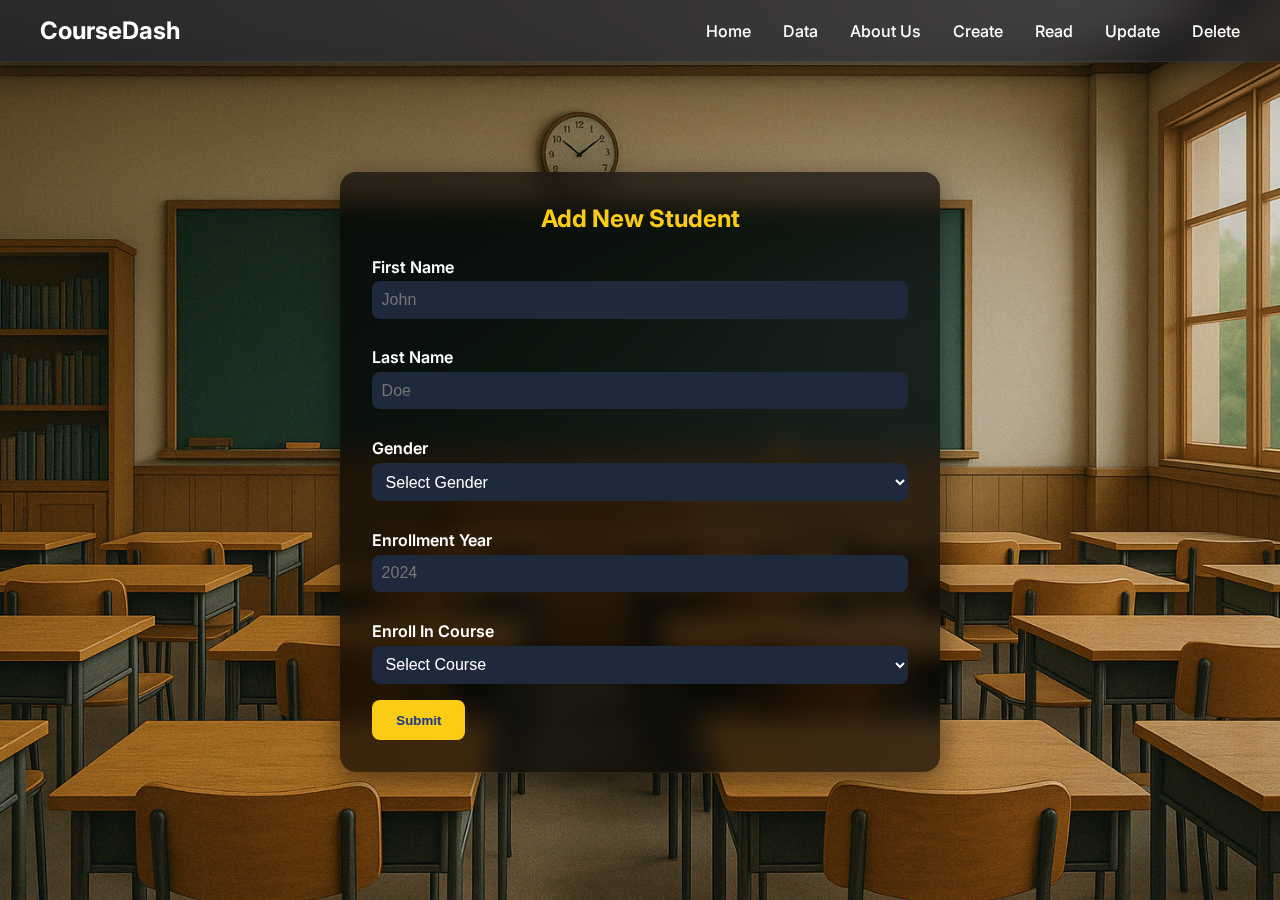
<file: create.html>
<!DOCTYPE html>
<html lang="en">
<head>
  <meta charset="UTF-8">
  <meta name="viewport" content="width=device-width, initial-scale=1.0">
  <title>Create | CourseDash</title>
  <link href="https://fonts.googleapis.com/css2?family=Inter:wght@400;700&display=swap" rel="stylesheet">
  <link rel="stylesheet" href="style.css">
  <style>
    .form-section {
      padding: 4rem 1rem;
      display: flex;
      justify-content: center;
      align-items: center;
      min-height: calc(100vh - 80px);
    }

    .form-container {
      background: rgba(0, 0, 0, 0.65);
      backdrop-filter: blur(12px);
      border-radius: 16px;
      padding: 2rem;
      width: 95%;
      max-width: 600px;
      box-shadow: 0 8px 32px rgba(0, 0, 0, 0.5);
      color: white;
    }

    .form-container h2 {
      text-align: center;
      color: #facc15;
      margin-bottom: 1.5rem;
    }

    label {
      display: block;
      margin: 0.8rem 0 0.3rem;
      font-weight: 600;
    }

    input, select {
      width: 100%;
      padding: 0.6rem;
      border: none;
      border-radius: 8px;
      background: #1e293b;
      color: white;
      font-size: 1rem;
      margin-bottom: 1rem;
    }

    .submit-btn {
      background-color: #facc15;
      color: #1e3a8a;
      font-weight: bold;
      border: none;
      padding: 0.8rem 1.5rem;
      border-radius: 8px;
      cursor: pointer;
      transition: transform 0.2s;
    }

    .submit-btn:hover {
      transform: translateY(-2px);
      background-color: #fde047;
    }
  </style>
</head>
<body>
  <nav class="navbar">
    <div class="nav-container">
      <div class="nav-logo">CourseDash</div>
      <ul class="nav-links">
        <li><a href="index.html">Home</a></li>
        <li><a href="data_charts.html">Data</a></li>
        <li><a href="about.html">About Us</a></li>
        <li><a class="active" href="#">Create</a></li>
        <li><a href="read.html">Read</a></li>
        <li><a href="update.html">Update</a></li>
        <li><a href="delete.html">Delete</a></li>
      </ul>
    </div>
  </nav>

  <section class="form-section">
    <div class="form-container">
      <h2>Add New Student</h2>
      <form>
        <label for="first_name">First Name</label>
        <input type="text" id="first_name" name="first_name" placeholder="John" required>

        <label for="last_name">Last Name</label>
        <input type="text" id="last_name" name="last_name" placeholder="Doe" required>

        <label for="gender">Gender</label>
        <select id="gender" name="gender" required>
          <option value="">Select Gender</option>
          <option value="Male">Male</option>
          <option value="Female">Female</option>
          <option value="Other">Other</option>
        </select>

        <label for="enrollment_year">Enrollment Year</label>
        <input type="number" id="enrollment_year" name="enrollment_year" placeholder="2024" required>

        <label for="course">Enroll In Course</label>
        <select id="course" name="course">
          <option value="">Select Course</option>
          <option>Data Visualization</option>
          <option>Big Data</option>
          <option>Project Management</option>
          <option>Advanced Statistics</option>
          <option>Application Development</option>
        </select>

        <button type="submit" class="submit-btn">Submit</button>
      </form>
    </div>
  </section>
</body>
</html>
</file>
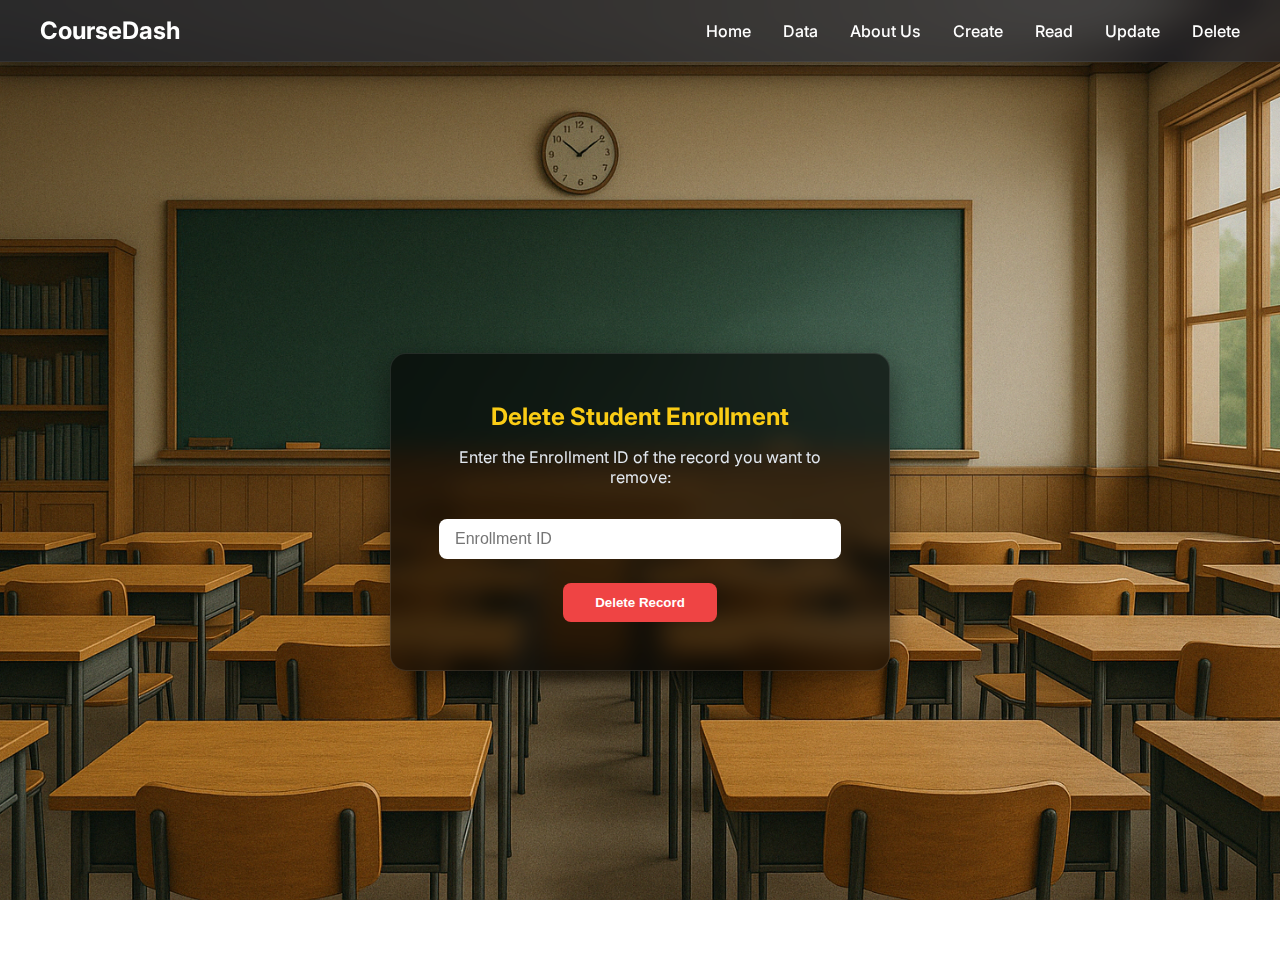
<file: delete.html>
<!DOCTYPE html>
<html lang="en">
<head>
  <meta charset="UTF-8">
  <meta name="viewport" content="width=device-width, initial-scale=1.0">
  <title>Delete Record | CourseDash</title>
  <link href="https://fonts.googleapis.com/css2?family=Inter:wght@400;700&display=swap" rel="stylesheet" />
  <link rel="stylesheet" href="style.css">
  <style>
    body {
      font-family: 'Inter', sans-serif;
      background: url('/images/course.png') no-repeat center center fixed;
      background-size: cover;
      margin: 0;
      padding: 0;
      color: white;
    }

    .delete-section {
      min-height: 100vh;
      display: flex;
      justify-content: center;
      align-items: center;
      padding: 2rem;
    }

    .delete-box {
      background: rgba(0, 0, 0, 0.6);
      backdrop-filter: blur(12px);
      border-radius: 16px;
      padding: 3rem;
      max-width: 500px;
      width: 100%;
      text-align: center;
      box-shadow: 0 10px 30px rgba(0, 0, 0, 0.5);
      border: 1px solid rgba(255, 255, 255, 0.1);
    }

    .delete-box h2 {
      color: #facc15;
      margin-bottom: 1rem;
    }

    .delete-box p {
      color: #e2e8f0;
      margin-bottom: 2rem;
    }

    .delete-box input {
      padding: 0.7rem 1rem;
      width: 100%;
      border-radius: 8px;
      border: none;
      margin-bottom: 1.5rem;
      font-size: 1rem;
    }

    .delete-box button {
      background-color: #ef4444;
      color: white;
      padding: 0.75rem 2rem;
      font-weight: 600;
      border: none;
      border-radius: 8px;
      cursor: pointer;
      transition: background 0.3s ease;
    }

    .delete-box button:hover {
      background-color: #dc2626;
    }
  </style>
</head>
<body>
  <nav class="navbar">
    <div class="nav-container">
      <div class="nav-logo">CourseDash</div>
      <ul class="nav-links">
        <li><a href="index.html">Home</a></li>
        <li><a href="data_charts.html">Data</a></li>
        <li><a href="about.html">About Us</a></li>
        <li><a href="create.html">Create</a></li>
        <li><a href="read.html">Read</a></li>
        <li><a href="update.html">Update</a></li>
        <li><a class="active" href="delete.html">Delete</a></li>
      </ul>
    </div>
  </nav>

  <main class="delete-section">
    <div class="delete-box">
      <h2>Delete Student Enrollment</h2>
      <p>Enter the Enrollment ID of the record you want to remove:</p>
      <input type="text" placeholder="Enrollment ID">
      <button>Delete Record</button>
    </div>
  </main>
</body>
</html>
</file>
<file: style.css>
* {
    margin: 0;
    padding: 0;
    box-sizing: border-box;
  }
  
  /* body, html {
    font-family: 'Inter', sans-serif;
    height: 100%;
    width: 100%;
  } */

  html, body {
    height: 100%;
    margin: 0;
    padding: 0;
    font-family: 'Inter', sans-serif;
    background: url('images/course.png') no-repeat center center;
    background-size: cover;
    background-attachment: fixed;
  }
  
  
  /* Navigation Bar */
  .navbar {
    background: rgba(15, 23, 42, 0.6);
    backdrop-filter: blur(14px);
    -webkit-backdrop-filter: blur(14px);
    box-shadow: 0 8px 24px rgba(0, 0, 0, 0.4);
    padding: 1rem 2rem;
    position: relative;
    z-index: 10;
    border-bottom: 1px solid rgba(255, 255, 255, 0.06);
    transition: background 0.3s ease, box-shadow 0.3s ease;
  }
  
  
  .nav-container {
    max-width: 1200px;
    margin: 0 auto;
    display: flex;
    justify-content: space-between;
    align-items: center;
  }
  
  .nav-logo {
    font-size: 1.5rem;
    font-weight: bold;
    color: white;
  }
  
  .nav-links {
    list-style: none;
    display: flex;
    gap: 2rem;
  }
  
  .nav-links li a {
    color: white;
    text-decoration: none;
    font-size: 1rem;
    font-weight: 500;
  }
  
  .nav-links li a:hover {
    color: #facc15;
  }
  
  /* Background Section */
  .background-section {
    position: relative;
    background-image: url('/images/course.png'); /* Replace if needed */
    background-size: cover;
    background-position: center;
    background-repeat: no-repeat;
    min-height: calc(100vh - 80px); /* Full height minus nav */
    padding: 4rem 1rem;
    display: flex;
    justify-content: center;
    align-items: flex-start;
  }
  
  .overlay {
    position: absolute;
    top: 0; left: 0;
    width: 100%;
    height: 100%;
    background-color: rgba(0, 0, 0, 0.45);
    z-index: 0;
  }
  
  .content {
    position: relative;
    z-index: 1;
    max-width: 1200px;
    width: 100%;
    color: white;
    text-align: center;
  }
  
  .hero-text h1 {
    font-size: 3rem;
    font-weight: bold;
    line-height: 1.3;
  }
  
  .hero-text span {
    display: block;
  }
  
  .hero-text p {
    font-size: 1.2rem;
    margin: 1rem 0 2rem;
  }
  
  .hero-text button {
    background-color: #facc15;
    color: #1e3a8a;
    padding: 0.8rem 2rem;
    font-size: 1rem;
    border: none;
    border-radius: 8px;
    font-weight: 600;
    cursor: pointer;
    transition: transform 0.2s, box-shadow 0.2s;
  }
  
  .hero-text button:hover {
    transform: translateY(-2px);
    box-shadow: 0 4px 12px rgba(0,0,0,0.2);
  }
  
  /* Feature Cards */
  .features {
    display: flex;
    justify-content: center;
    flex-wrap: wrap;
    gap: 2rem;
    margin-top: 4rem;
  }
  
  .card {
    background: rgba(0, 0, 0, 0.5);
    backdrop-filter: blur(12px);
    -webkit-backdrop-filter: blur(12px);
    padding: 2rem;
    border-radius: 16px;
    width: 300px;
    box-shadow: 0 10px 30px rgba(0, 0, 0, 0.4);
    text-align: left;
    color: #f1f5f9;
    transition: transform 0.4s ease, box-shadow 0.4s ease, background 0.3s ease;
    border: 1px solid rgba(255, 255, 255, 0.1);
    transform-style: preserve-3d;
    perspective: 1000px;
    position: relative;
    overflow: hidden;
  }
  
  .card::before {
    content: '';
    position: absolute;
    top: -50%;
    left: -50%;
    width: 200%;
    height: 200%;
    background: radial-gradient(
      circle at 30% 30%,
      rgba(255, 255, 255, 0.05),
      transparent 70%
    );
    animation: shimmer 6s infinite linear;
    pointer-events: none;
  }
  
  .card:hover {
    transform: scale(1.05) rotateX(3deg);
    box-shadow: 0 14px 40px rgba(255, 255, 255, 0.1), 0 8px 30px rgba(0, 0, 0, 0.6);
    background: rgba(0, 0, 0, 0.6);
  }
  
  .card h3 {
    font-size: 1.3rem;
    color: #facc15;
    font-weight: 700;
    margin-bottom: 0.5rem;
    transition: color 0.3s ease;
  }
  
  .card:hover h3 {
    color: #fde68a;
  }
  
  .card p {
    font-size: 1rem;
    color: #e2e8f0;
    line-height: 1.5;
  }
  
  .card img {
    height: 40px;
    margin-bottom: 1rem;
    filter: brightness(0) invert(1);
    transition: transform 0.3s ease;
  }
  
  .card:hover img {
    transform: scale(1.2);
  }

  .chart-container {
    display: flex;
    flex-direction: column;
    align-items: center;
    padding: 40px 0;
    min-height: 100vh;
    gap: 2rem;
  }

  .chart-box {
    width: 100%;
    max-width: 900px;
    padding: 20px;
    margin: 20px;
    border-radius: 16px;
    background: rgba(0, 0, 0, 0.5);
    backdrop-filter: blur(14px);
    -webkit-backdrop-filter: blur(14px);
    box-shadow: 0 10px 30px rgba(0,0,0,0.4);
    border: 1px solid rgba(255, 255, 255, 0.08);
  }

  .chart-box canvas {
    display: block;
    margin: 0 auto;
  }

  #chart1 { height: 450px !important; }
  #chart2 { height: 350px !important; }
  #chart3 { height: 300px !important; }
  
  @keyframes shimmer {
    0% {
      transform: rotate(0deg);
    }
    100% {
      transform: rotate(360deg);
    }
  }
</file>
